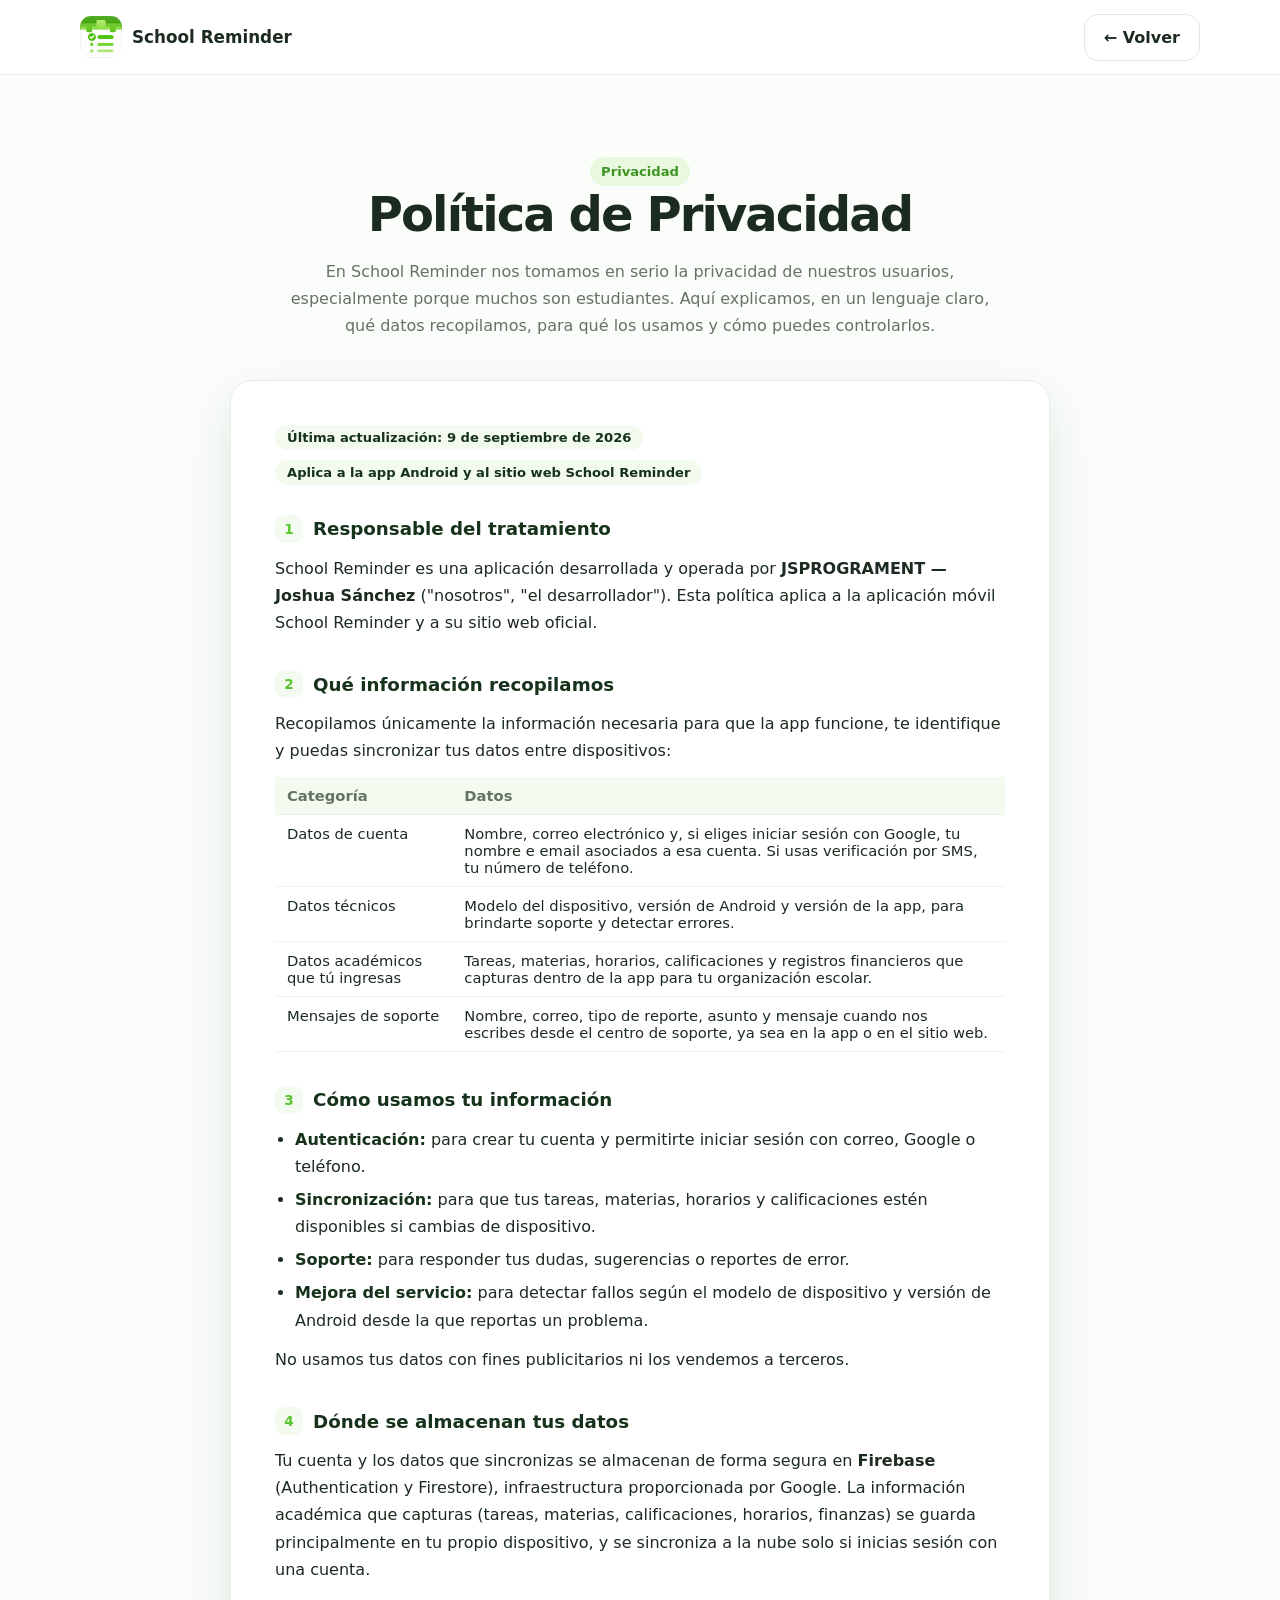
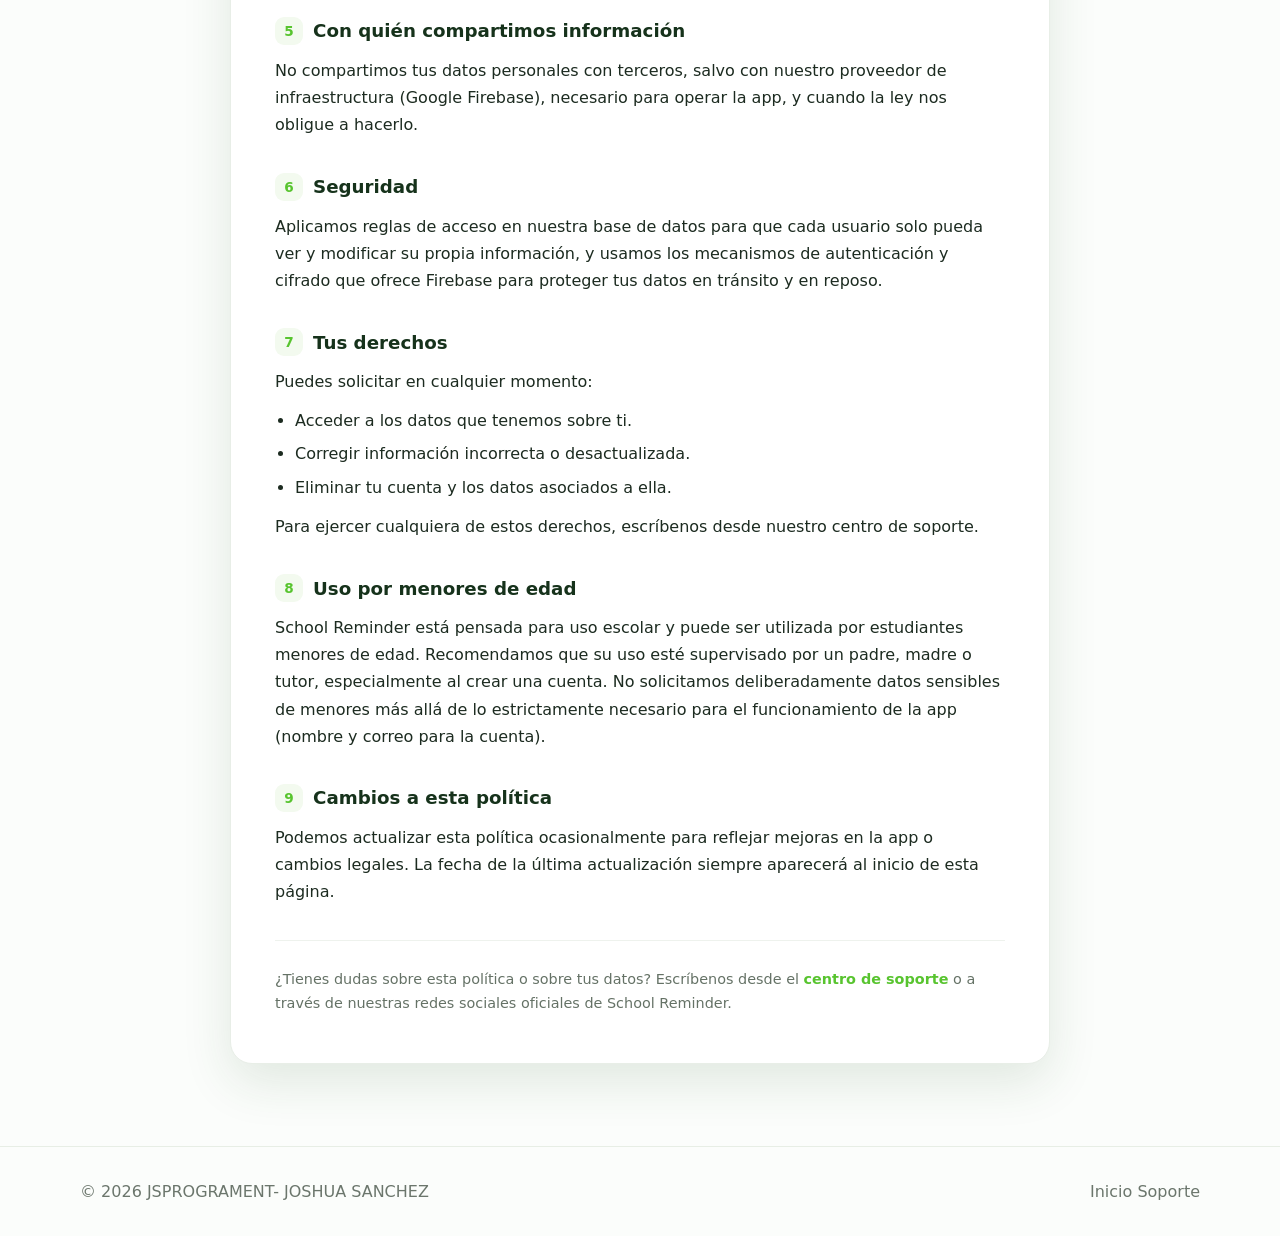
<file: privacidad.html>
<!doctype html>
<html lang="es"><head><meta charset="utf-8"><meta name="viewport" content="width=device-width,initial-scale=1">
<title>Política de privacidad · School Reminder</title>
<meta name="description" content="Política de privacidad de School Reminder: qué datos recopilamos, cómo los usamos y cómo puedes ejercer tus derechos.">
<link rel="stylesheet" href="css/style.css">
<style>
    .policyWrap{max-width:820px;margin:0 auto}
    .policyCard{background:var(--white);border:1px solid #e8eee7;border-radius:22px;box-shadow:var(--shadow);padding:44px 44px 8px}
    @media(max-width:640px){.policyCard{padding:28px 22px 4px}}
    .policyMeta{display:flex;flex-wrap:wrap;gap:10px;align-items:center;margin:0 0 30px;color:var(--muted);font-size:.9rem}
    .policyMeta span{background:var(--soft);color:var(--dark);padding:5px 12px;border-radius:999px;font-weight:700;font-size:.82rem}
    .policyCard section{margin-bottom:34px}
    .policyCard h3{font-size:1.14rem;color:var(--dark);margin:0 0 12px;display:flex;gap:10px;align-items:center}
    .policyCard h3 .num{display:inline-flex;align-items:center;justify-content:center;width:28px;height:28px;border-radius:9px;background:var(--soft);color:var(--green);font-size:.85rem;font-weight:800;flex:none}
    .policyCard p{line-height:1.7;color:var(--text);margin:0 0 12px}
    .policyCard ul{margin:0 0 12px;padding-left:20px;color:var(--text);line-height:1.7}
    .policyCard li{margin-bottom:6px}
    .policyCard li b{color:var(--dark)}
    .policyCard table{width:100%;border-collapse:collapse;margin:0 0 16px;font-size:.92rem}
    .policyCard th,.policyCard td{text-align:left;padding:10px 12px;border-bottom:1px solid #eef2ed;vertical-align:top}
    .policyCard th{color:var(--muted);font-weight:700;background:var(--soft)}
    .policyFooterNote{border-top:1px solid #eef2ed;margin-top:8px;padding:26px 0 40px;color:var(--muted);font-size:.9rem;line-height:1.7}
    .policyFooterNote a{color:var(--green);font-weight:700}
</style>
</head><body>

<header class="nav">
    <div class="container navin">
        <a class="brand" href="index.html"><img src="assets/logo.png"><span>School Reminder</span></a>
        <a href="index.html" class="btn secondary">← Volver</a>
    </div>
</header>

<main class="section">
    <div class="container policyWrap">

        <div class="sectionHead">
            <span class="eyebrow">Privacidad</span>
            <h2>Política de Privacidad</h2>
            <p>En School Reminder nos tomamos en serio la privacidad de nuestros usuarios, especialmente porque muchos son estudiantes. Aquí explicamos, en un lenguaje claro, qué datos recopilamos, para qué los usamos y cómo puedes controlarlos.</p>
        </div>

        <div class="policyCard">

            <div class="policyMeta">
                <span>Última actualización: 9 de septiembre de 2026</span>
                <span>Aplica a la app Android y al sitio web School Reminder</span>
            </div>

            <section>
                <h3><span class="num">1</span>Responsable del tratamiento</h3>
                <p>School Reminder es una aplicación desarrollada y operada por <b>JSPROGRAMENT — Joshua Sánchez</b> ("nosotros", "el desarrollador"). Esta política aplica a la aplicación móvil School Reminder y a su sitio web oficial.</p>
            </section>

            <section>
                <h3><span class="num">2</span>Qué información recopilamos</h3>
                <p>Recopilamos únicamente la información necesaria para que la app funcione, te identifique y puedas sincronizar tus datos entre dispositivos:</p>
                <table>
                    <tr><th>Categoría</th><th>Datos</th></tr>
                    <tr><td>Datos de cuenta</td><td>Nombre, correo electrónico y, si eliges iniciar sesión con Google, tu nombre e email asociados a esa cuenta. Si usas verificación por SMS, tu número de teléfono.</td></tr>
                    <tr><td>Datos técnicos</td><td>Modelo del dispositivo, versión de Android y versión de la app, para brindarte soporte y detectar errores.</td></tr>
                    <tr><td>Datos académicos que tú ingresas</td><td>Tareas, materias, horarios, calificaciones y registros financieros que capturas dentro de la app para tu organización escolar.</td></tr>
                    <tr><td>Mensajes de soporte</td><td>Nombre, correo, tipo de reporte, asunto y mensaje cuando nos escribes desde el centro de soporte, ya sea en la app o en el sitio web.</td></tr>
                </table>
            </section>

            <section>
                <h3><span class="num">3</span>Cómo usamos tu información</h3>
                <ul>
                    <li><b>Autenticación:</b> para crear tu cuenta y permitirte iniciar sesión con correo, Google o teléfono.</li>
                    <li><b>Sincronización:</b> para que tus tareas, materias, horarios y calificaciones estén disponibles si cambias de dispositivo.</li>
                    <li><b>Soporte:</b> para responder tus dudas, sugerencias o reportes de error.</li>
                    <li><b>Mejora del servicio:</b> para detectar fallos según el modelo de dispositivo y versión de Android desde la que reportas un problema.</li>
                </ul>
                <p>No usamos tus datos con fines publicitarios ni los vendemos a terceros.</p>
            </section>

            <section>
                <h3><span class="num">4</span>Dónde se almacenan tus datos</h3>
                <p>Tu cuenta y los datos que sincronizas se almacenan de forma segura en <b>Firebase</b> (Authentication y Firestore), infraestructura proporcionada por Google. La información académica que capturas (tareas, materias, calificaciones, horarios, finanzas) se guarda principalmente en tu propio dispositivo, y se sincroniza a la nube solo si inicias sesión con una cuenta.</p>
            </section>

            <section>
                <h3><span class="num">5</span>Con quién compartimos información</h3>
                <p>No compartimos tus datos personales con terceros, salvo con nuestro proveedor de infraestructura (Google Firebase), necesario para operar la app, y cuando la ley nos obligue a hacerlo.</p>
            </section>

            <section>
                <h3><span class="num">6</span>Seguridad</h3>
                <p>Aplicamos reglas de acceso en nuestra base de datos para que cada usuario solo pueda ver y modificar su propia información, y usamos los mecanismos de autenticación y cifrado que ofrece Firebase para proteger tus datos en tránsito y en reposo.</p>
            </section>

            <section>
                <h3><span class="num">7</span>Tus derechos</h3>
                <p>Puedes solicitar en cualquier momento:</p>
                <ul>
                    <li>Acceder a los datos que tenemos sobre ti.</li>
                    <li>Corregir información incorrecta o desactualizada.</li>
                    <li>Eliminar tu cuenta y los datos asociados a ella.</li>
                </ul>
                <p>Para ejercer cualquiera de estos derechos, escríbenos desde nuestro <a href="soporte.html">centro de soporte</a>.</p>
            </section>

            <section>
                <h3><span class="num">8</span>Uso por menores de edad</h3>
                <p>School Reminder está pensada para uso escolar y puede ser utilizada por estudiantes menores de edad. Recomendamos que su uso esté supervisado por un padre, madre o tutor, especialmente al crear una cuenta. No solicitamos deliberadamente datos sensibles de menores más allá de lo estrictamente necesario para el funcionamiento de la app (nombre y correo para la cuenta).</p>
            </section>

            <section>
                <h3><span class="num">9</span>Cambios a esta política</h3>
                <p>Podemos actualizar esta política ocasionalmente para reflejar mejoras en la app o cambios legales. La fecha de la última actualización siempre aparecerá al inicio de esta página.</p>
            </section>

            <div class="policyFooterNote">
                ¿Tienes dudas sobre esta política o sobre tus datos? Escríbenos desde el <a href="soporte.html">centro de soporte</a> o a través de nuestras redes sociales oficiales de School Reminder.
            </div>

        </div>

    </div>
</main>

<footer class="footer">
    <div class="container footerin">
        <span>© 2026 JSPROGRAMENT- JOSHUA SANCHEZ</span>
        <div class="footerLinks">
            <a href="index.html">Inicio</a>
            <a href="soporte.html">Soporte</a>
        </div>
    </div>
</footer>

</body></html>
</file>
<file: css/style.css>
:root{--green:#58c42f;--green2:#7bd83b;--dark:#16321b;--soft:#f3faef;--text:#1c2b20;--muted:#657266;--white:#fff;--shadow:0 18px 50px rgba(35,86,34,.12)}
*{box-sizing:border-box}html{scroll-behavior:smooth}body{margin:0;font-family:Inter,system-ui,-apple-system,Segoe UI,sans-serif;color:var(--text);background:#fbfdfb}a{text-decoration:none;color:inherit}.container{width:min(1120px,92%);margin:auto}.nav{position:sticky;top:0;z-index:20;background:rgba(255,255,255,.9);backdrop-filter:blur(16px);border-bottom:1px solid #e8eee7}.navin{height:74px;display:flex;align-items:center;justify-content:space-between}.brand{display:flex;align-items:center;gap:10px;font-weight:800;font-size:1.05rem}.brand img{width:42px;height:42px;border-radius:11px;object-fit:cover}.links{display:flex;gap:26px;color:#526054;font-size:.94rem}.links a:hover{color:var(--green)}.btn{display:inline-flex;align-items:center;justify-content:center;gap:8px;padding:13px 19px;border-radius:14px;font-weight:750;border:1px solid transparent;cursor:pointer}.btn.primary{background:var(--green);color:white;box-shadow:0 10px 24px rgba(88,196,47,.25)}.btn.secondary{background:white;border-color:#dfe9dd}.hero{padding:86px 0 70px;background:radial-gradient(circle at 80% 15%,#dff8ca 0,transparent 34%),linear-gradient(180deg,#f8fff5,#fff)}.heroGrid{display:grid;grid-template-columns:1.05fr .95fr;gap:60px;align-items:center}.eyebrow{display:inline-flex;padding:7px 11px;border-radius:999px;background:#e9f9df;color:#3d9423;font-weight:800;font-size:.82rem}.hero h1{font-size:clamp(2.7rem,6vw,5.2rem);line-height:.98;margin:18px 0;color:var(--dark);letter-spacing:-.055em}.hero h1 span{color:var(--green)}.hero p{font-size:1.12rem;line-height:1.75;color:var(--muted);max-width:620px}.actions{display:flex;gap:12px;flex-wrap:wrap;margin-top:28px}.heroCard{background:white;border:1px solid #e5eee2;border-radius:30px;padding:18px;box-shadow:var(--shadow);transform:rotate(1.5deg)}.heroCard img{width:100%;display:block;border-radius:22px}.section{padding:82px 0}.sectionHead{text-align:center;max-width:720px;margin:0 auto 40px}.sectionHead h2{font-size:clamp(2rem,4vw,3rem);margin:0 0 12px;letter-spacing:-.04em}.sectionHead p{color:var(--muted);line-height:1.7}.features{display:grid;grid-template-columns:repeat(3,1fr);gap:18px}.card{background:#fff;border:1px solid #e7eee5;border-radius:22px;padding:25px;box-shadow:0 8px 28px rgba(30,70,35,.06)}.icon{width:48px;height:48px;border-radius:15px;background:#e9f9df;display:grid;place-items:center;font-size:1.35rem;margin-bottom:18px}.card h3{margin:0 0 8px}.card p{margin:0;color:var(--muted);line-height:1.65}.video{background:#122216;border-radius:28px;overflow:hidden;box-shadow:var(--shadow);aspect-ratio:16/9;display:grid;place-items:center;color:white;position:relative}.video video{width:100%;height:100%;object-fit:cover}.videoPlaceholder{padding:30px;text-align:center}.videoPlaceholder .play{width:72px;height:72px;border-radius:50%;background:var(--green);display:grid;place-items:center;margin:0 auto 18px;font-size:1.5rem}.videoPlaceholder small{color:#b7c8b9}.faq{display:grid;gap:12px;max-width:850px;margin:auto}.faq details{background:white;border:1px solid #e4ece2;border-radius:16px;padding:18px 20px}.faq summary{font-weight:750;cursor:pointer}.faq p{color:var(--muted);line-height:1.65}.support{background:linear-gradient(135deg,#1c3b21,#315b2b);color:white;border-radius:30px;padding:42px;display:flex;align-items:center;justify-content:space-between;gap:25px}.support p{color:#d5e5d6;max-width:650px;line-height:1.65}.footer{padding:35px 0;border-top:1px solid #e7eee5;color:#6b766c}.footerin{display:flex;justify-content:space-between;gap:20px;flex-wrap:wrap}.form{display:grid;gap:14px;max-width:700px;margin:auto}.input,.select,.textarea{width:100%;border:1px solid #dfe8dc;border-radius:14px;padding:14px 15px;font:inherit;background:white;outline:none}.input:focus,.select:focus,.textarea:focus{border-color:var(--green);box-shadow:0 0 0 4px #e9f9df}.textarea{min-height:150px;resize:vertical}.notice{padding:14px 16px;border-radius:14px;background:#edf9e8;color:#347d25;display:none}.mobile{display:none}@media(max-width:800px){.links{display:none}.mobile{display:block}.heroGrid{grid-template-columns:1fr}.features{grid-template-columns:1fr}.hero{padding-top:55px}.support{display:block}.support .btn{margin-top:18px}}
</file>
